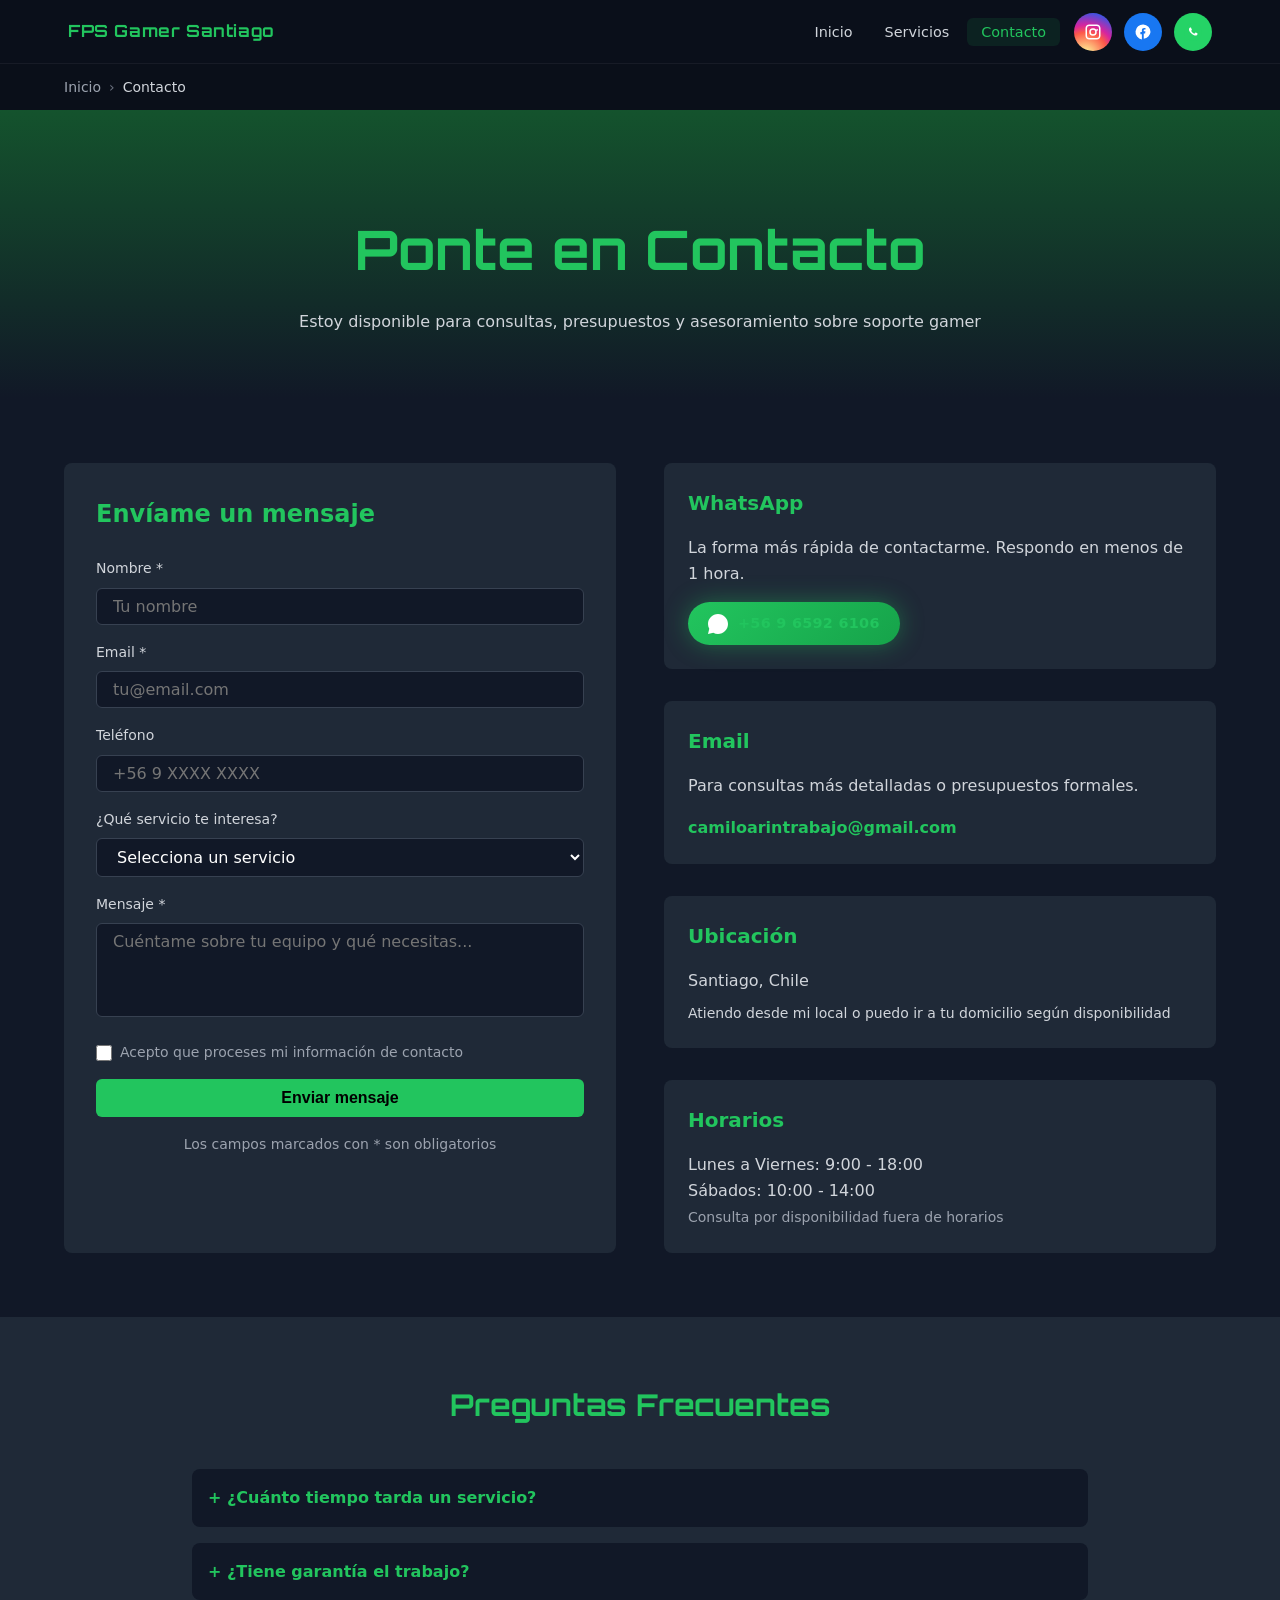
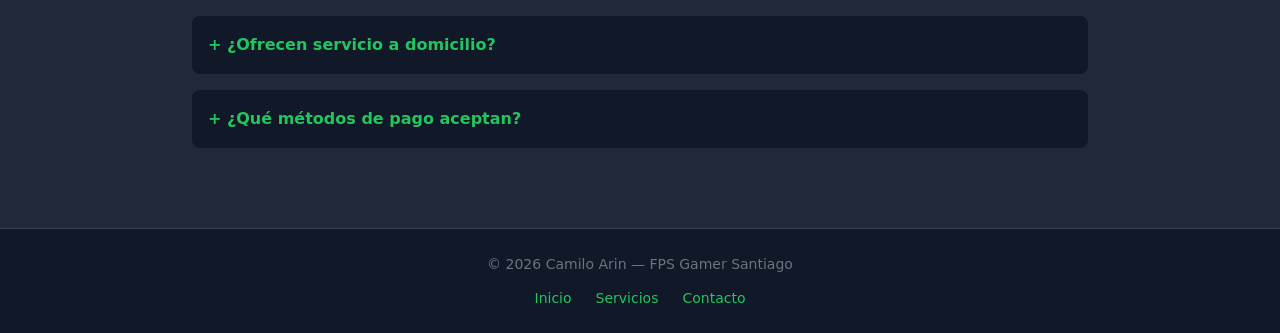
<file: contact.html>
<!DOCTYPE html>
<html lang="es">
  <head>
    <meta charset="UTF-8" />
    <meta name="viewport" content="width=device-width, initial-scale=1.0" />

    <!-- SEO -->
    <title>Contacto | Soporte Gamer Santiago - WhatsApp, Email y Formulario</title>
    <meta name="description" content="Contacta a Camilo Arin para soporte técnico gamer en Santiago. Respuesta en menos de 1 hora por WhatsApp. Formulario, email y atención a domicilio." />
    <meta name="author" content="Camilo Arin" />
    <link rel="canonical" href="https://soportegamer.cl/contact.html" />

    <!-- Open Graph -->
    <meta property="og:title" content="Contacto | Soporte Gamer Santiago" />
    <meta property="og:description" content="Contacta para soporte técnico gamer. Respuesta rápida por WhatsApp, email o formulario." />
    <meta property="og:type" content="website" />
    <meta property="og:url" content="https://soportegamer.cl/contact.html" />
    <meta property="og:site_name" content="FPS Gamer Santiago" />

    <!-- Open Graph imagen -->
    <meta property="og:image" content="https://soportegamer.cl/assets/img/og-image.png" />
    <meta property="og:image:width" content="1200" />
    <meta property="og:image:height" content="630" />

    <!-- Favicon -->
    <link rel="icon" type="image/x-icon" href="assets/favicon.ico" />

    <!-- Preload recursos críticos -->
    <link rel="preconnect" href="https://fonts.googleapis.com" />
    <link rel="preconnect" href="https://fonts.gstatic.com" crossorigin />
    <link rel="preload" as="style" href="https://fonts.googleapis.com/css2?family=Orbitron:wght@400;700;800&display=swap" />

    <!-- Fuente cargada de forma no bloqueante -->
    <link href="https://fonts.googleapis.com/css2?family=Orbitron:wght@400;700;800&display=swap" rel="stylesheet" media="print" onload="this.media='all'" />
    <noscript>
      <link href="https://fonts.googleapis.com/css2?family=Orbitron:wght@400;700;800&display=swap" rel="stylesheet" />
    </noscript>

    <!-- CSS -->
    <link rel="stylesheet" href="css/styles.css" />

    <!-- JSON-LD: FAQPage -->
    <script type="application/ld+json">
    {
      "@context": "https://schema.org",
      "@type": "FAQPage",
      "mainEntity": [
        {
          "@type": "Question",
          "name": "¿Cuánto tiempo tarda un servicio de soporte gamer?",
          "acceptedAnswer": {
            "@type": "Answer",
            "text": "Depende del servicio: limpieza de equipo (1-2 horas), optimización térmica (2-3 horas), diagnóstico de hardware (1-2 horas)."
          }
        },
        {
          "@type": "Question",
          "name": "¿Tiene garantía el trabajo de soporte gamer?",
          "acceptedAnswer": {
            "@type": "Answer",
            "text": "Sí, todos nuestros servicios incluyen 30 días de garantía. Si hay problemas, lo arreglamos sin costo adicional."
          }
        },
        {
          "@type": "Question",
          "name": "¿Ofrecen servicio a domicilio para reparación de PCs gamer?",
          "acceptedAnswer": {
            "@type": "Answer",
            "text": "Sí, dependiendo de la ubicación en Santiago puede haber un costo de desplazamiento. Consulta directamente por WhatsApp."
          }
        },
        {
          "@type": "Question",
          "name": "¿Qué métodos de pago aceptan?",
          "acceptedAnswer": {
            "@type": "Answer",
            "text": "Aceptamos efectivo, transferencia bancaria y tarjetas de crédito/débito."
          }
        }
      ]
    }
    </script>

    <!-- JSON-LD: BreadcrumbList -->
    <script type="application/ld+json">
    {
      "@context": "https://schema.org",
      "@type": "BreadcrumbList",
      "itemListElement": [
        { "@type": "ListItem", "position": 1, "name": "Inicio", "item": "https://soportegamer.cl/" },
        { "@type": "ListItem", "position": 2, "name": "Contacto", "item": "https://soportegamer.cl/contact.html" }
      ]
    }
    </script>
  </head>

  <body>
    <a href="#main-content" class="skip-link">Saltar al contenido</a>

    <!-- HEADER -->
    <header class="topbar">
      <div class="topbar-container">
        <a href="index.html" class="brand">FPS Gamer Santiago</a>

        <div class="topbar-right">
          <nav aria-label="Navegación principal">
            <ul class="main-nav">
              <li><a href="index.html">Inicio</a></li>
              <li><a href="services.html">Servicios</a></li>
              <li><a href="contact.html" aria-current="page">Contacto</a></li>
            </ul>
          </nav>

          <div class="socials" aria-label="Redes sociales">
            <a href="https://instagram.com/camiloarin" target="_blank" rel="noopener noreferrer" aria-label="Instagram de Soporte Gamer" class="social-link">
              <svg xmlns="http://www.w3.org/2000/svg" viewBox="0 0 24 24" aria-hidden="true">
                <path d="M7 2C4.24 2 2 4.24 2 7v10c0 2.76 2.24 5 5 5h10c2.76 0 5-2.24 5-5V7c0-2.76-2.24-5-5-5H7zm10 2a3 3 0 013 3v10a3 3 0 01-3 3H7a3 3 0 01-3-3V7a3 3 0 013-3h10zm-5 3a5 5 0 100 10 5 5 0 000-10zm0 2a3 3 0 110 6 3 3 0 010-6zm5.5-.9a1.1 1.1 0 110 2.2 1.1 1.1 0 010-2.2z" />
              </svg>
            </a>
            <a href="https://facebook.com/camiloarin" target="_blank" rel="noopener noreferrer" aria-label="Facebook de Soporte Gamer" class="social-link">
              <svg xmlns="http://www.w3.org/2000/svg" viewBox="0 0 24 24" aria-hidden="true">
                <path d="M22 12a10 10 0 10-11.5 9.9v-7h-2v-3h2v-2.3c0-2 1.2-3.1 3-3.1.9 0 1.8.16 1.8.16v2h-1c-1 0-1.3.63-1.3 1.27V11h2.2l-.35 3h-1.85v7A10 10 0 0022 12z" />
              </svg>
            </a>
            <a href="https://wa.me/56965926106" target="_blank" rel="noopener noreferrer" aria-label="Contactar por WhatsApp" class="social-link">
              <svg xmlns="http://www.w3.org/2000/svg" viewBox="0 0 32 32" aria-hidden="true">
                <path fill="#25D366" d="M16 0C7.163 0 0 7.163 0 16c0 2.82.737 5.47 2.02 7.77L0 32l8.46-2.02A15.92 15.92 0 0 0 16 32c8.837 0 16-7.163 16-16S24.837 0 16 0z" />
                <path fill="#FFF" d="M23.46 18.27c-.38-.19-2.25-1.11-2.6-1.24-.35-.13-.6-.19-.85.19-.25.38-.98 1.24-1.2 1.5-.22.25-.44.28-.82.09-.38-.19-1.6-.59-3.05-1.88-1.13-1-1.89-2.24-2.11-2.62-.22-.38-.02-.59.17-.78.17-.17.38-.44.57-.66.19-.22.25-.38.38-.63.13-.25.06-.47-.03-.66-.09-.19-.85-2.04-1.16-2.79-.31-.75-.63-.65-.85-.66h-.72c-.25 0-.66.09-1 .47-.35.38-1.31 1.28-1.31 3.12s1.34 3.63 1.53 3.88c.19.25 2.64 4.03 6.4 5.65.89.38 1.59.61 2.13.78.89.28 1.7.24 2.34.15.71-.11 2.25-.92 2.57-1.81.32-.89.32-1.65.22-1.81-.09-.16-.34-.25-.72-.44z" />
              </svg>
            </a>
          </div>
        </div>
      </div>
    </header>

    <main id="main-content">
      <!-- BREADCRUMB -->
      <nav class="breadcrumb" aria-label="Ruta de navegación">
        <ol>
          <li><a href="index.html">Inicio</a></li>
          <li><span aria-current="page">Contacto</span></li>
        </ol>
      </nav>

      <!-- HERO CONTACTO -->
      <section class="section-gradient-green text-center" style="padding: 6rem 1.5rem 4rem;" aria-label="Encabezado de contacto">
        <div class="container-sm">
          <h1 style="font-family: 'Orbitron', sans-serif; font-size: clamp(2.4rem, 5vw, 3.4rem); color: var(--color-green); font-weight: 700; margin-bottom: 1rem;">Ponte en Contacto</h1>
          <p class="text-muted">Estoy disponible para consultas, presupuestos y asesoramiento sobre soporte gamer</p>
        </div>
      </section>

      <!-- FORMULARIO Y CONTACTO DIRECTO -->
      <section aria-label="Formulario de contacto e información">
        <div class="container grid-2">

          <!-- FORMULARIO -->
          <div class="card-alt" style="padding: 2rem;">
            <h2 class="text-green font-bold mb-6" style="font-size: 1.5rem;">Envíame un mensaje</h2>

            <form id="contact-form" action="https://formspree.io/f/mlgywkbb" method="POST" novalidate>
              <input type="hidden" name="_subject" value="Nuevo mensaje desde Soporte Gamer" />
              <div class="form-group">
                <label for="name" class="form-label">Nombre *</label>
                <input type="text" id="name" name="name" required class="form-input" placeholder="Tu nombre" autocomplete="name" />
                <span class="form-error" role="alert"></span>
              </div>

              <div class="form-group">
                <label for="email" class="form-label">Email *</label>
                <input type="email" id="email" name="email" required class="form-input" placeholder="tu@email.com" autocomplete="email" />
                <span class="form-error" role="alert"></span>
              </div>

              <div class="form-group">
                <label for="phone" class="form-label">Teléfono</label>
                <input type="tel" id="phone" name="phone" class="form-input" placeholder="+56 9 XXXX XXXX" autocomplete="tel" />
              </div>

              <div class="form-group">
                <label for="service" class="form-label">¿Qué servicio te interesa?</label>
                <select id="service" name="service" class="form-input">
                  <option value="">Selecciona un servicio</option>
                  <option value="limpieza">Limpieza y pasta térmica</option>
                  <option value="optimizacion">Optimización térmica</option>
                  <option value="diagnostico">Diagnóstico y upgrades</option>
                  <option value="otro">Otro</option>
                </select>
              </div>

              <div class="form-group">
                <label for="message" class="form-label">Mensaje *</label>
                <textarea id="message" name="message" rows="4" required class="form-input form-input--textarea" placeholder="Cuéntame sobre tu equipo y qué necesitas..."></textarea>
                <span class="form-error" role="alert"></span>
              </div>

              <div class="form-group">
                <div class="form-check">
                  <input type="checkbox" id="terms" name="terms" required />
                  <label for="terms">Acepto que proceses mi información de contacto</label>
                </div>
                <span class="form-error" id="terms-error" role="alert"></span>
              </div>

              <button type="submit" class="btn-submit">Enviar mensaje</button>
            </form>

            <div id="form-success" class="form-success" role="status">
              ¡Mensaje enviado correctamente! Te contactaré pronto.
            </div>

            <p class="text-dim text-sm mt-4 text-center">Los campos marcados con * son obligatorios</p>
          </div>

          <!-- INFORMACIÓN DE CONTACTO -->
          <div>
            <div class="contact-card">
              <h3>WhatsApp</h3>
              <p class="mb-4">La forma más rápida de contactarme. Respondo en menos de 1 hora.</p>
              <a href="https://wa.me/56965926106" target="_blank" rel="noopener noreferrer" class="btn-whatsapp" aria-label="Abrir WhatsApp" style="font-size: 0.9rem; padding: 10px 20px;">
                <svg viewBox="0 0 32 32" aria-hidden="true" style="width: 20px; height: 20px;">
                  <path fill="white" d="M16 0C7.163 0 0 7.163 0 16c0 2.82.737 5.47 2.02 7.77L0 32l8.46-2.02A15.92 15.92 0 0 0 16 32c8.837 0 16-7.163 16-16S24.837 0 16 0z" />
                </svg>
                +56 9 6592 6106
              </a>
            </div>

            <div class="contact-card">
              <h3>Email</h3>
              <p class="mb-4">Para consultas más detalladas o presupuestos formales.</p>
              <a href="mailto:camiloarintrabajo@gmail.com" class="break-all">camiloarintrabajo@gmail.com</a>
            </div>

            <div class="contact-card">
              <h3>Ubicación</h3>
              <p class="mb-2">Santiago, Chile</p>
              <p class="text-dim text-sm">Atiendo desde mi local o puedo ir a tu domicilio según disponibilidad</p>
            </div>

            <div class="contact-card">
              <h3>Horarios</h3>
              <p>
                Lunes a Viernes: 9:00 - 18:00<br />
                Sábados: 10:00 - 14:00<br />
                <span class="text-dim text-sm">Consulta por disponibilidad fuera de horarios</span>
              </p>
            </div>
          </div>
        </div>
      </section>

      <!-- FAQ -->
      <section class="section-dark" aria-label="Preguntas frecuentes">
        <div class="container-sm">
          <h2 class="section-title">Preguntas Frecuentes</h2>

          <details>
            <summary>¿Cuánto tiempo tarda un servicio?</summary>
            <p>Depende del servicio: limpieza (1-2 horas), optimización (2-3 horas), diagnóstico (1-2 horas).</p>
          </details>

          <details>
            <summary>¿Tiene garantía el trabajo?</summary>
            <p>Sí, 30 días de garantía en todos nuestros servicios.</p>
          </details>

          <details>
            <summary>¿Ofrecen servicio a domicilio?</summary>
            <p>Sí, dependiendo de la ubicación puede haber un costo de desplazamiento. Consulta directamente.</p>
          </details>

          <details>
            <summary>¿Qué métodos de pago aceptan?</summary>
            <p>Efectivo, transferencia bancaria y tarjetas de crédito/débito.</p>
          </details>
        </div>
      </section>
    </main>

    <!-- FOOTER -->
    <footer>
      <p>&copy; 2026 Camilo Arin — FPS Gamer Santiago</p>
      <ul class="footer-nav">
        <li><a href="index.html">Inicio</a></li>
        <li><a href="services.html">Servicios</a></li>
        <li><a href="contact.html">Contacto</a></li>
      </ul>
    </footer>

    <script src="js/main.js"></script>
    <script>
      // Validación de formulario con feedback accesible
      const form = document.getElementById("contact-form");
      const successMsg = document.getElementById("form-success");

      if (form) {
        form.addEventListener("submit", function (e) {
          e.preventDefault();
          let isValid = true;

          // Limpiar errores previos
          form.querySelectorAll(".form-error").forEach(function (el) {
            el.textContent = "";
            el.classList.remove("visible");
          });
          form.querySelectorAll(".has-error").forEach(function (el) {
            el.classList.remove("has-error");
          });

          // Validar campos requeridos
          var requiredFields = [
            { id: "name", msg: "El nombre es obligatorio" },
            { id: "email", msg: "El email es obligatorio" },
            { id: "message", msg: "El mensaje es obligatorio" },
          ];

          requiredFields.forEach(function (field) {
            var input = document.getElementById(field.id);
            var error = input.parentElement.querySelector(".form-error");
            if (!input.value.trim()) {
              input.classList.add("has-error");
              error.textContent = field.msg;
              error.classList.add("visible");
              isValid = false;
            }
          });

          // Validar formato email
          var email = document.getElementById("email");
          var emailError = email.parentElement.querySelector(".form-error");
          if (email.value.trim() && !/^[^\s@]+@[^\s@]+\.[^\s@]+$/.test(email.value)) {
            email.classList.add("has-error");
            emailError.textContent = "El formato del email no es válido";
            emailError.classList.add("visible");
            isValid = false;
          }

          // Validar checkbox de términos
          var terms = document.getElementById("terms");
          var termsError = document.getElementById("terms-error");
          if (!terms.checked) {
            termsError.textContent = "Debes aceptar los términos para continuar";
            termsError.classList.add("visible");
            isValid = false;
          }

          if (isValid) {
            var submitButton = form.querySelector('button[type="submit"]');
            submitButton.disabled = true;

            fetch(form.action, {
              method: "POST",
              headers: {
                Accept: "application/json",
              },
              body: new FormData(form),
            })
              .then(function (response) {
                if (response.ok) {
                  form.reset();
                  form.style.display = "none";
                  successMsg.classList.add("visible");
                } else {
                  return response.json().then(function (data) {
                    var serverError = (data && data.error) ? data.error : "No se pudo enviar el mensaje. Intenta de nuevo.";
                    alert(serverError);
                    submitButton.disabled = false;
                  });
                }
              })
              .catch(function () {
                alert("Ocurrió un error enviando el formulario. Revisa tu conexión e intenta nuevamente.");
                submitButton.disabled = false;
              });
          }
        });

        // Limpiar errores al escribir
        form.querySelectorAll("input, textarea, select").forEach(function (field) {
          field.addEventListener("input", function () {
            this.classList.remove("has-error");
            var error = this.parentElement.querySelector(".form-error");
            if (error) {
              error.textContent = "";
              error.classList.remove("visible");
            }
          });
        });

        // Limpiar error de checkbox al cambiar
        var termsCheckbox = document.getElementById("terms");
        if (termsCheckbox) {
          termsCheckbox.addEventListener("change", function () {
            var termsError = document.getElementById("terms-error");
            termsError.textContent = "";
            termsError.classList.remove("visible");
          });
        }
      }
    </script>
  </body>
</html>
</file>
<file: css/styles.css>
/* =====================
   RESET Y BASE
===================== */
*,
*::before,
*::after {
  box-sizing: border-box;
  margin: 0;
  padding: 0;
}

:root {
  --color-green: #22c55e;
  --color-green-dark: #16a34a;
  --color-green-light: #4ade80;
  --color-bg: #111827;
  --color-bg-dark: #0a0f19;
  --color-bg-alt: #1f2937;
  --color-text: #ffffff;
  --color-text-muted: #d1d5db;
  --color-text-dim: #9ca3af;
  --color-text-faint: #6b7280;
  --color-border: #374151;
  --color-red: #f87171;
  --transition: 0.25s ease;
}

html {
  scroll-behavior: smooth;
  font-size: 16px;
}

body {
  font-family: system-ui, -apple-system, "Segoe UI", Roboto, sans-serif;
  background-color: var(--color-bg);
  color: var(--color-text);
  line-height: 1.6;
  -webkit-font-smoothing: antialiased;
}

img {
  max-width: 100%;
  height: auto;
  display: block;
}

/* =====================
   SKIP LINK (ACCESIBILIDAD)
===================== */
.skip-link {
  position: absolute;
  top: -100%;
  left: 16px;
  background: var(--color-green);
  color: #000;
  padding: 8px 16px;
  border-radius: 0 0 6px 6px;
  font-weight: 700;
  z-index: 9999;
  text-decoration: none;
}

.skip-link:focus {
  top: 0;
}

/* =====================
   TOPBAR / HEADER
===================== */
.topbar {
  position: fixed;
  top: 0;
  left: 0;
  width: 100%;
  height: 64px;
  background: rgba(10, 15, 25, 0.85);
  backdrop-filter: blur(10px);
  z-index: 1000;
  border-bottom: 1px solid rgba(255, 255, 255, 0.05);
  transition: background 0.3s ease, box-shadow 0.3s ease;
}

.topbar.scrolled {
  background: rgba(10, 15, 25, 0.95);
  box-shadow: 0 4px 20px rgba(0, 0, 0, 0.4);
}

.topbar-container {
  max-width: 1200px;
  height: 100%;
  margin: 0 auto;
  padding: 0 28px;
  display: flex;
  align-items: center;
  justify-content: space-between;
}

.brand {
  font-family: "Orbitron", sans-serif;
  font-weight: 700;
  font-size: 1.05rem;
  color: var(--color-green);
  letter-spacing: 0.6px;
  text-decoration: none;
}

.topbar-right {
  display: flex;
  align-items: center;
  gap: 14px;
}

/* Navegación principal */
.main-nav {
  display: flex;
  list-style: none;
  gap: 4px;
}

.main-nav a {
  color: var(--color-text-muted);
  text-decoration: none;
  padding: 6px 14px;
  border-radius: 6px;
  font-size: 0.9rem;
  font-weight: 500;
  transition: color var(--transition), background var(--transition);
}

.main-nav a:hover,
.main-nav a[aria-current="page"] {
  color: var(--color-green);
  background: rgba(34, 197, 94, 0.1);
}

/* Redes sociales topbar */
.socials {
  display: flex;
  align-items: center;
  gap: 12px;
}

.social-link {
  width: 38px;
  height: 38px;
  display: flex;
  align-items: center;
  justify-content: center;
  border-radius: 50%;
  transition: transform var(--transition), box-shadow var(--transition), background var(--transition);
}

.social-link svg {
  width: 18px;
  height: 18px;
  fill: #ffffff;
}

.social-link[aria-label="Instagram de Soporte Gamer"] {
  background: radial-gradient(
    circle at 30% 110%,
    #fdf497 0%,
    #fdf497 5%,
    #fd5949 45%,
    #d6249f 60%,
    #285aeb 90%
  );
}

.social-link[aria-label="Facebook de Soporte Gamer"] {
  background: #1877f2;
}

.social-link[aria-label="Contactar por WhatsApp"] {
  background: #25d366;
}

.social-link:hover {
  transform: scale(1.12);
  box-shadow: 0 0 14px rgba(0, 0, 0, 0.35);
}

/* =====================
   HERO
===================== */
.hero {
  min-height: 60vh;
  background-image: url("../assets/img/gamer.png");
  background-size: cover;
  background-position: center;
  display: flex;
  align-items: center;
  justify-content: center;
  padding-top: 80px;
}

.hero-overlay {
  background: rgba(0, 0, 0, 0.55);
  width: 100%;
  padding: 6rem 1.5rem;
  text-align: center;
}

.hero h1 {
  font-family: "Orbitron", sans-serif;
  font-size: clamp(2.4rem, 5vw, 3.4rem);
  color: var(--color-green);
  text-shadow: 0 2px 6px rgba(0, 0, 0, 0.6);
  font-weight: 700;
  letter-spacing: 0.5px;
  margin-bottom: 1rem;
}

.hero p {
  font-size: 1.1rem;
  color: rgba(255, 255, 255, 0.85);
  margin-top: 10px;
  max-width: 42rem;
  margin-left: auto;
  margin-right: auto;
}

/* =====================
   SECCIONES
===================== */
section {
  padding: 4rem 1.5rem;
}

.section-dark {
  background-color: var(--color-bg-alt);
}

.section-gradient-down {
  background: linear-gradient(to bottom, var(--color-bg), var(--color-bg-alt));
}

.section-gradient-up {
  background: linear-gradient(to bottom, var(--color-bg-alt), var(--color-bg));
}

.section-gradient-green {
  background: linear-gradient(to bottom, #14532d, var(--color-bg));
}

.container {
  max-width: 72rem;
  margin: 0 auto;
}

.container-sm {
  max-width: 56rem;
  margin: 0 auto;
}

.section-title {
  font-family: "Orbitron", sans-serif;
  font-size: 1.875rem;
  font-weight: 700;
  color: var(--color-green);
  margin-bottom: 2.5rem;
  text-align: center;
}

/* =====================
   CARDS
===================== */
.card {
  background-color: var(--color-bg);
  padding: 1.5rem;
  border-radius: 0.5rem;
  transition: transform 0.3s ease, box-shadow 0.3s ease;
}

.card:hover {
  transform: translateY(-6px);
  box-shadow: 0 20px 40px rgba(0, 0, 0, 0.5);
  border: 1px solid rgba(34, 197, 94, 0.3);
}

.card-alt {
  background-color: var(--color-bg-alt);
  padding: 1.5rem;
  border-radius: 0.5rem;
}

/* =====================
   GRID
===================== */
.grid-3 {
  display: grid;
  gap: 2rem;
}

.grid-2 {
  display: grid;
  gap: 3rem;
}

@media (min-width: 768px) {
  .grid-3 {
    grid-template-columns: repeat(3, 1fr);
  }
  .grid-2 {
    grid-template-columns: repeat(2, 1fr);
  }
}

/* =====================
   BOTONES
===================== */
.btn-whatsapp {
  display: inline-flex;
  align-items: center;
  gap: 10px;
  padding: 14px 30px;
  border-radius: 999px;
  background: linear-gradient(135deg, var(--color-green), var(--color-green-dark));
  color: #fff;
  font-weight: 600;
  font-size: 1rem;
  letter-spacing: 0.3px;
  box-shadow: 0 0 0 rgba(34, 197, 94, 0.6), 0 0 25px rgba(34, 197, 94, 0.4);
  transition: transform var(--transition), box-shadow var(--transition);
  text-decoration: none;
  cursor: pointer;
  border: none;
}

.btn-whatsapp svg {
  width: 22px;
  height: 22px;
  fill: white;
}

.btn-whatsapp:hover {
  transform: scale(1.08);
  box-shadow: 0 0 0 rgba(34, 197, 94, 0.8), 0 0 40px rgba(34, 197, 94, 0.8);
}

.btn-outline {
  display: inline-block;
  border: 1px solid var(--color-green);
  color: var(--color-green);
  padding: 0.75rem 1.5rem;
  border-radius: 0.375rem;
  font-weight: 500;
  text-decoration: none;
  transition: background var(--transition), color var(--transition);
}

.btn-outline:hover {
  background: var(--color-green);
  color: #000;
}

.btn-submit {
  width: 100%;
  background: var(--color-green);
  color: #000;
  font-weight: 700;
  padding: 0.625rem 1rem;
  border-radius: 0.375rem;
  border: none;
  cursor: pointer;
  font-size: 1rem;
  transition: background var(--transition);
}

.btn-submit:hover {
  background: var(--color-green-dark);
}

/* =====================
   TEXTOS
===================== */
.text-green { color: var(--color-green); }
.text-muted { color: var(--color-text-muted); }
.text-dim { color: var(--color-text-dim); }
.text-faint { color: var(--color-text-faint); }
.text-red { color: var(--color-red); }
.text-center { text-align: center; }
.text-sm { font-size: 0.875rem; }
.text-lg { font-size: 1.125rem; }
.text-xl { font-size: 1.25rem; }
.font-bold { font-weight: 700; }
.break-all { word-break: break-all; }

/* =====================
   UTILIDADES DE LAYOUT
===================== */
.mt-2 { margin-top: 0.5rem; }
.mt-4 { margin-top: 1rem; }
.mt-6 { margin-top: 1.5rem; }
.mt-8 { margin-top: 2rem; }
.mb-2 { margin-bottom: 0.5rem; }
.mb-4 { margin-bottom: 1rem; }
.mb-6 { margin-bottom: 1.5rem; }
.mb-8 { margin-bottom: 2rem; }
.ml-4 { margin-left: 1rem; }
.hidden { display: none; }

.flex-center {
  display: flex;
  justify-content: center;
  align-items: center;
}

.flex-col-center {
  display: flex;
  flex-direction: column;
  align-items: center;
  gap: 1rem;
}

@media (min-width: 640px) {
  .flex-col-center {
    flex-direction: row;
  }
}

/* =====================
   SERVICIOS DETALLADOS
===================== */
.service-block {
  background-color: var(--color-bg);
  padding: 2rem;
  border-radius: 0.5rem;
  margin-bottom: 4rem;
}

.service-block:last-child {
  margin-bottom: 0;
}

.service-block h3 {
  font-size: 1.875rem;
  font-weight: 700;
  color: var(--color-green);
  margin-bottom: 1rem;
}

.service-block p {
  color: var(--color-text-muted);
  margin-bottom: 1rem;
}

.service-list {
  list-style: none;
  color: var(--color-text-dim);
  margin-left: 1rem;
}

.service-list li {
  padding: 0.25rem 0;
}

.service-list li::before {
  content: "✓ ";
  color: var(--color-green);
  font-weight: 700;
}

.service-price {
  color: var(--color-green);
  font-weight: 700;
  margin-top: 1.5rem;
}

/* =====================
   FORMULARIOS
===================== */
.form-group {
  margin-bottom: 1rem;
}

.form-label {
  display: block;
  font-size: 0.875rem;
  font-weight: 500;
  color: var(--color-text-muted);
  margin-bottom: 0.5rem;
}

.form-input {
  width: 100%;
  padding: 0.5rem 1rem;
  background: var(--color-bg);
  border: 1px solid var(--color-border);
  border-radius: 0.375rem;
  color: var(--color-text);
  font-family: inherit;
  font-size: 1rem;
  transition: border-color var(--transition), box-shadow var(--transition);
}

.form-input:focus {
  border-color: var(--color-green);
  outline: none;
  box-shadow: 0 0 0 2px rgba(34, 197, 94, 0.15);
}

.form-input.has-error {
  border-color: var(--color-red);
}

.form-input--textarea {
  resize: none;
}

.form-error {
  font-size: 0.875rem;
  color: var(--color-red);
  display: none;
  margin-top: 0.25rem;
}

.form-error.visible {
  display: block;
}

.form-check {
  display: flex;
  align-items: flex-start;
  gap: 0.5rem;
}

.form-check input[type="checkbox"] {
  margin-top: 0.25rem;
  width: 1rem;
  height: 1rem;
  accent-color: var(--color-green);
}

.form-check label {
  font-size: 0.875rem;
  color: var(--color-text-dim);
}

.form-success {
  display: none;
  text-align: center;
  padding: 1.5rem;
  background: rgba(34, 197, 94, 0.1);
  border: 1px solid var(--color-green);
  border-radius: 0.5rem;
  color: var(--color-green);
  font-weight: 600;
  margin-top: 1rem;
}

.form-success.visible {
  display: block;
}

/* =====================
   FAQ / DETAILS
===================== */
details {
  background: var(--color-bg);
  padding: 1rem;
  border-radius: 0.5rem;
  cursor: pointer;
  margin-bottom: 1rem;
}

details summary {
  font-weight: 700;
  color: var(--color-green);
  user-select: none;
  list-style: none;
}

details summary::-webkit-details-marker {
  display: none;
}

details summary::before {
  content: "+ ";
  font-weight: 700;
  color: var(--color-green);
}

details[open] summary::before {
  content: "− ";
}

details[open] summary {
  color: var(--color-green-light);
  border-bottom: 1px solid rgba(34, 197, 94, 0.2);
  padding-bottom: 0.75rem;
  margin-bottom: 0.75rem;
}

details p {
  color: var(--color-text-muted);
}

/* =====================
   CONTACTO INFO
===================== */
.contact-card {
  background: var(--color-bg-alt);
  padding: 1.5rem;
  border-radius: 0.5rem;
  margin-bottom: 2rem;
}

.contact-card:last-child {
  margin-bottom: 0;
}

.contact-card h3 {
  font-size: 1.25rem;
  font-weight: 700;
  color: var(--color-green);
  margin-bottom: 1rem;
}

.contact-card p {
  color: var(--color-text-muted);
}

.contact-card a {
  color: var(--color-green);
  font-weight: 700;
}

.contact-card a:hover {
  color: var(--color-green-light);
}

/* =====================
   BREADCRUMBS
===================== */
.breadcrumb {
  padding: 0.75rem 1.5rem;
  margin-top: 64px;
  background: var(--color-bg-dark);
}

.breadcrumb ol {
  list-style: none;
  display: flex;
  gap: 0.5rem;
  max-width: 72rem;
  margin: 0 auto;
  font-size: 0.875rem;
}

.breadcrumb li + li::before {
  content: "›";
  margin-right: 0.5rem;
  color: var(--color-text-faint);
}

.breadcrumb a {
  color: var(--color-text-dim);
}

.breadcrumb a:hover {
  color: var(--color-green);
}

.breadcrumb [aria-current="page"] {
  color: var(--color-text-muted);
}

/* =====================
   FOOTER
===================== */
footer {
  text-align: center;
  padding: 1.5rem;
  color: var(--color-text-faint);
  font-size: 0.875rem;
  border-top: 1px solid var(--color-border);
}

footer a {
  color: var(--color-green);
}

footer a:hover {
  text-decoration: underline;
}

.footer-nav {
  display: flex;
  justify-content: center;
  gap: 1.5rem;
  margin-top: 0.75rem;
  list-style: none;
}

/* =====================
   LINKS GENERALES
===================== */
a {
  text-decoration: none;
  transition: color var(--transition);
}

a:focus-visible {
  outline: 2px solid var(--color-green);
  outline-offset: 2px;
}

/* =====================
   RESPONSIVE
===================== */
@media (max-width: 640px) {
  .socials {
    display: none;
  }

  .main-nav {
    gap: 0;
  }

  .main-nav a {
    padding: 6px 8px;
    font-size: 0.8rem;
  }
}

@media (max-width: 768px) {
  .hero {
    min-height: 75vh;
    padding: 100px 20px 80px;
  }
}

/* =====================
   ACCESIBILIDAD
===================== */
@media (prefers-reduced-motion: reduce) {
  *,
  *::before,
  *::after {
    animation-duration: 0.01ms !important;
    animation-iteration-count: 1 !important;
    transition-duration: 0.01ms !important;
    scroll-behavior: auto !important;
  }
}
</file>
